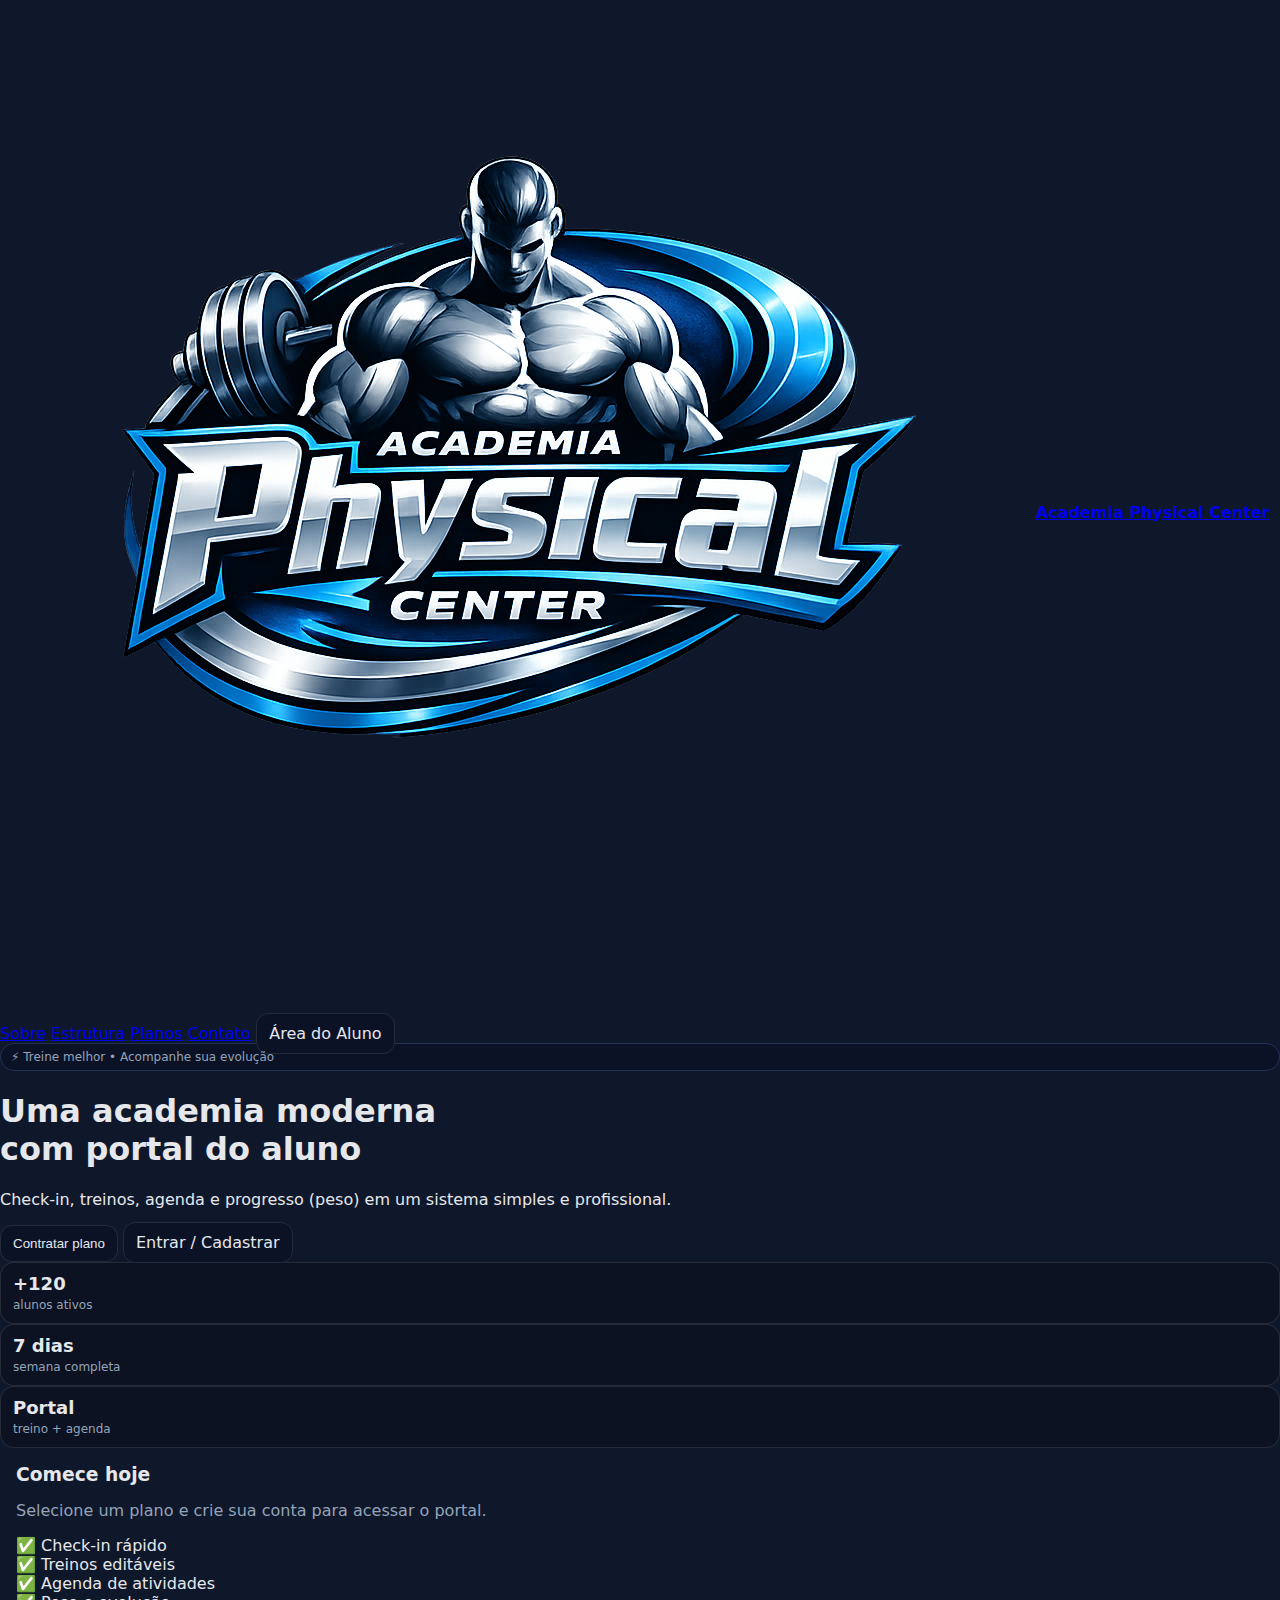
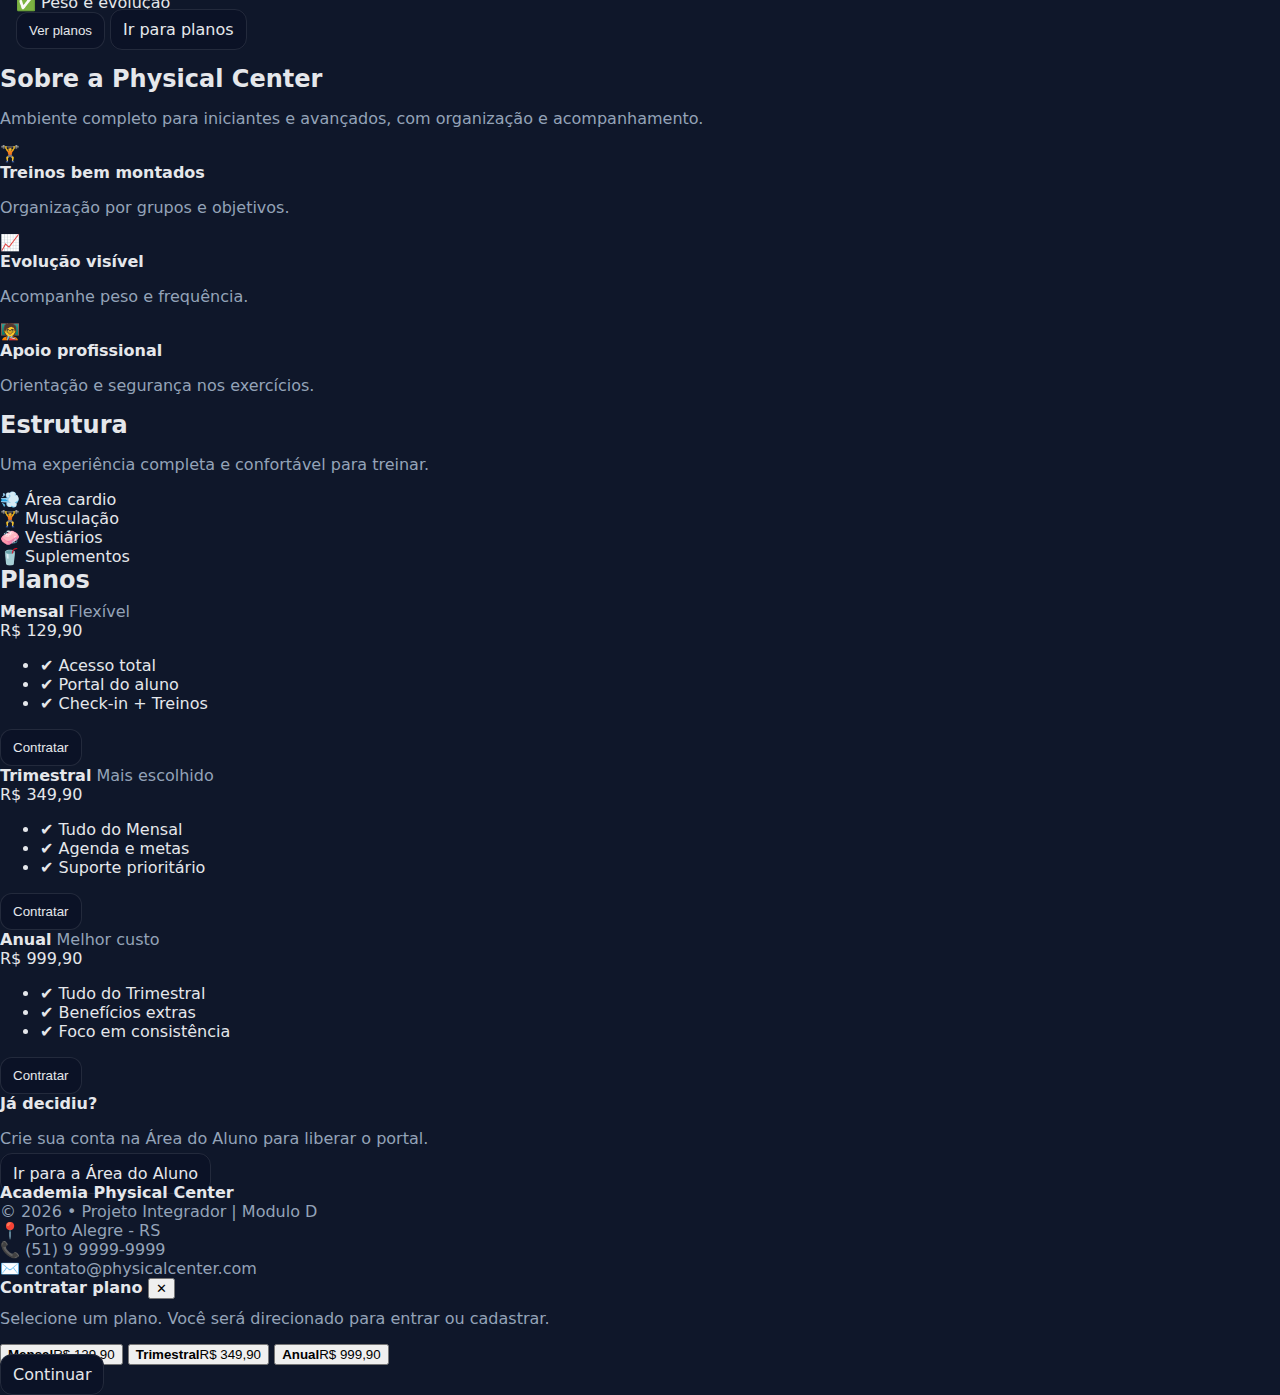
<file: index.html>
<!DOCTYPE html>
<html lang="pt-BR">
<head>
  <meta charset="UTF-8" />
  <meta name="viewport" content="width=device-width, initial-scale=1.0"/>
  <title>Physical Center | Academia</title>
  <link rel="stylesheet" href="style.css" />
</head>
<body>

<header class="top">
  <div class="wrap top__row">
    <a class="brand" href="index.html" aria-label="Physical Center">
      <img class="brand__logo" src="./logo.png" alt="Physical Center">
      <div class="brand__text">
        <strong>Academia Physical Center</strong>
      </div>
    </a>

    <nav class="menu">
      <a href="#sobre">Sobre</a>
      <a href="#estrutura">Estrutura</a>
      <a href="#planos">Planos</a>
      <a href="#contato">Contato</a>
      <a class="btn btn--primary" href="app.html">Área do Aluno</a>
    </nav>
  </div>
</header>

<main>
  <section class="hero2">
    <div class="wrap hero2__grid">
      <div class="hero2__left">
        <div class="pill">⚡ Treine melhor • Acompanhe sua evolução</div>
        <h1>Uma academia moderna<br>com portal do aluno</h1>
        <p>
          Check-in, treinos, agenda e progresso (peso) em um sistema simples e profissional.
        </p>

        <div class="hero2__actions">
          <button class="btn btn--primary" id="btnOpenPlans">Contratar plano</button>
          <a class="btn" href="app.html">Entrar / Cadastrar</a>
        </div>

        <div class="stats">
          <div class="stat"><strong>+120</strong><span>alunos ativos</span></div>
          <div class="stat"><strong>7 dias</strong><span>semana completa</span></div>
          <div class="stat"><strong>Portal</strong><span>treino + agenda</span></div>
        </div>
      </div>

      <div class="hero2__right">
        <div class="card card--glow">
          <h3>Comece hoje</h3>
          <p class="muted">Selecione um plano e crie sua conta para acessar o portal.</p>

          <div class="mini">
            <div class="mini__item">✅ Check-in rápido</div>
            <div class="mini__item">✅ Treinos editáveis</div>
            <div class="mini__item">✅ Agenda de atividades</div>
            <div class="mini__item">✅ Peso e evolução</div>
          </div>

          <button class="btn btn--primary w100" id="btnOpenPlans2">Ver planos</button>
          <a class="btn w100" href="#planos">Ir para planos</a>
        </div>
      </div>
    </div>
  </section>

  <section id="sobre" class="section2">
    <div class="wrap">
      <div class="section2__head">
        <h2>Sobre a Physical Center</h2>
        <p class="muted">Ambiente completo para iniciantes e avançados, com organização e acompanhamento.</p>
      </div>

      <div class="grid3">
        <div class="tile">
          <div class="tile__icon">🏋️</div>
          <div>
            <strong>Treinos bem montados</strong>
            <p class="muted">Organização por grupos e objetivos.</p>
          </div>
        </div>
        <div class="tile">
          <div class="tile__icon">📈</div>
          <div>
            <strong>Evolução visível</strong>
            <p class="muted">Acompanhe peso e frequência.</p>
          </div>
        </div>
        <div class="tile">
          <div class="tile__icon">🧑‍🏫</div>
          <div>
            <strong>Apoio profissional</strong>
            <p class="muted">Orientação e segurança nos exercícios.</p>
          </div>
        </div>
      </div>
    </div>
  </section>

  <section id="estrutura" class="section2 section2--alt">
    <div class="wrap">
      <div class="section2__head">
        <h2>Estrutura</h2>
        <p class="muted">Uma experiência completa e confortável para treinar.</p>
      </div>

      <div class="grid4">
        <div class="box">💨 Área cardio</div>
        <div class="box">🏋️ Musculação</div>
        <div class="box">🧼 Vestiários</div>
        <div class="box">🥤 Suplementos</div>
      </div>
    </div>
  </section>

  <section id="planos" class="section2">
    <div class="wrap">
      <div class="section2__head">
        <h2>Planos</h2>
      </div>

      <div class="plans2">
        <div class="plan2">
          <div class="plan2__top">
            <strong>Mensal</strong>
            <span class="muted">Flexível</span>
          </div>
          <div class="plan2__price">R$ 129,90</div>
          <ul class="plan2__list">
            <li>✔ Acesso total</li>
            <li>✔ Portal do aluno</li>
            <li>✔ Check-in + Treinos</li>
          </ul>
          <button class="btn btn--primary w100" data-pick-plan="Mensal|129.90">Contratar</button>
        </div>

        <div class="plan2 plan2--featured">
          <div class="plan2__top">
            <strong>Trimestral</strong>
            <span class="muted">Mais escolhido</span>
          </div>
          <div class="plan2__price">R$ 349,90</div>
          <ul class="plan2__list">
            <li>✔ Tudo do Mensal</li>
            <li>✔ Agenda e metas</li>
            <li>✔ Suporte prioritário</li>
          </ul>
          <button class="btn btn--primary w100" data-pick-plan="Trimestral|349.90">Contratar</button>
        </div>

        <div class="plan2">
          <div class="plan2__top">
            <strong>Anual</strong>
            <span class="muted">Melhor custo</span>
          </div>
          <div class="plan2__price">R$ 999,90</div>
          <ul class="plan2__list">
            <li>✔ Tudo do Trimestral</li>
            <li>✔ Benefícios extras</li>
            <li>✔ Foco em consistência</li>
          </ul>
          <button class="btn btn--primary w100" data-pick-plan="Anual|999.90">Contratar</button>
        </div>
      </div>

      <div class="cta2">
        <div>
          <strong>Já decidiu?</strong>
          <p class="muted">Crie sua conta na Área do Aluno para liberar o portal.</p>
        </div>
        <a class="btn btn--primary" href="app.html">Ir para a Área do Aluno</a>
      </div>
    </div>
  </section>
</main>

<footer id="contato" class="foot">
  <div class="wrap foot__row">
    <div>
      <strong>Academia Physical Center</strong>
      <div class="muted small">© 2026 • Projeto Integrador | Modulo D</div>
    </div>
    <div class="muted small">
      <div>📍 Porto Alegre - RS</div>
      <div>📞 (51) 9 9999-9999</div>
      <div>✉️ contato@physicalcenter.com</div>
    </div>
  </div>
</footer>

<div class="modal hidden" id="planModal" aria-hidden="true">
  <div class="modal__backdrop" id="modalBackdrop" aria-label="Fechar"></div>

  <div class="modal__card" role="dialog" aria-modal="true" aria-label="Contratar plano">
    <div class="modal__head">
      <strong>Contratar plano</strong>
      <button class="iconbtn" id="modalClose" aria-label="Fechar">✕</button>
    </div>

    <p class="muted" style="margin-top:10px;">
      Selecione um plano. Você será direcionado para entrar ou cadastrar.
    </p>

    <div class="modal__grid">
      <button class="select" data-pick-plan="Mensal|129.90">
        <strong>Mensal</strong><span>R$ 129,90</span>
      </button>
      <button class="select" data-pick-plan="Trimestral|349.90">
        <strong>Trimestral</strong><span>R$ 349,90</span>
      </button>
      <button class="select" data-pick-plan="Anual|999.90">
        <strong>Anual</strong><span>R$ 999,90</span>
      </button>
    </div>

    <div class="modal__foot">
      <a class="btn btn--primary" href="app.html#plan">Continuar</a>
    </div>
  </div>
</div>

<script>
  
  const planModal = document.getElementById("planModal");
  const btnOpenPlans = document.getElementById("btnOpenPlans");
  const btnOpenPlans2 = document.getElementById("btnOpenPlans2");
  const modalClose = document.getElementById("modalClose");
  const modalBackdrop = document.getElementById("modalBackdrop");

  function openPlanModal(){
    planModal.classList.remove("hidden");
    planModal.setAttribute("aria-hidden", "false");
  }

  function closePlanModal(){
    planModal.classList.add("hidden");
    planModal.setAttribute("aria-hidden", "true");
  }

  function pickPlan(payload){
    localStorage.setItem("pc_selected_plan", payload); // "Mensal|129.90"
  }

  btnOpenPlans.addEventListener("click", openPlanModal);
  btnOpenPlans2.addEventListener("click", openPlanModal);
  modalClose.addEventListener("click", closePlanModal);
  modalBackdrop.addEventListener("click", closePlanModal);

  window.addEventListener("keydown", (e)=>{
    if(e.key === "Escape" && !planModal.classList.contains("hidden")) closePlanModal();
  });

  document.querySelectorAll("[data-pick-plan]").forEach(btn=>{
    btn.addEventListener("click", ()=>{
      pickPlan(btn.getAttribute("data-pick-plan"));
      window.location.href = "app.html#plan";
    });
  });
</script>

</body>
</html>
</file>
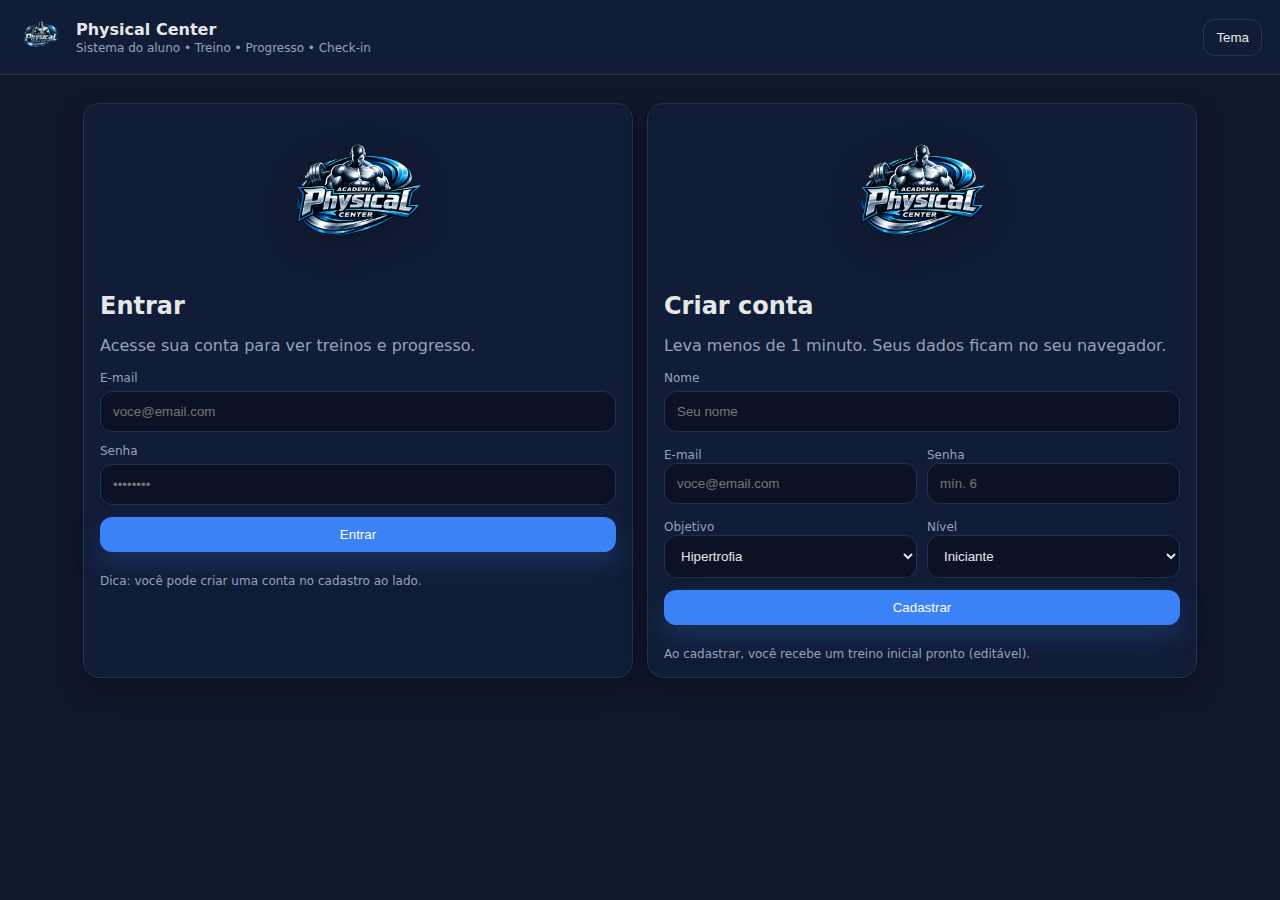
<file: app.html>
<!DOCTYPE html>
<html lang="pt-BR">
<head>
  <meta charset="UTF-8" />
  <meta name="viewport" content="width=device-width, initial-scale=1.0"/>
  <title>Physical Center</title>
  <link rel="stylesheet" href="style.css" />
</head>
<body>

  <header class="topbar">
    <div class="brand">
      <div class="logo">
        <img src="logo.png" alt="Academia Physical Center" />
      </div>
      <div class="brand-text">
        <h1>Physical Center</h1>
        <p>Sistema do aluno • Treino • Progresso • Check-in</p>
      </div>
    </div>

    <div class="topbar-actions">
      <button class="btn ghost" id="btnTheme" title="Alternar tema">Tema</button>
      <button class="btn danger hide" id="btnLogout">Sair</button>
    </div>
  </header>

  <main class="container">
    <!-- AUTH -->
    <section class="panel auth" id="authPanel">
      <div class="auth-grid">
        <div class="card glass">
          <!-- LOGO NO LOGIN -->
          <div class="login-logo">
            <img src="logo.png" alt="Physical Center" />
          </div>

          <h2>Entrar</h2>
          <p class="muted">Acesse sua conta para ver treinos e progresso.</p>

          <form id="loginForm" class="form">
            <div class="field">
              <label for="loginEmail">E-mail</label>
              <input id="loginEmail" type="email" placeholder="voce@email.com" required />
            </div>
            <div class="field">
              <label for="loginPass">Senha</label>
              <input id="loginPass" type="password" placeholder="••••••••" minlength="6" required />
            </div>

            <button class="btn primary" type="submit">Entrar</button>
            <p class="hint">
              Dica: você pode criar uma conta no cadastro ao lado.
            </p>
          </form>
        </div>

        <div class="card glass">
          <!-- LOGO NO CADASTRO -->
          <div class="login-logo">
            <img src="logo.png" alt="Physical Center" />
          </div>

          <h2>Criar conta</h2>
          <p class="muted">Leva menos de 1 minuto. Seus dados ficam no seu navegador.</p>

          <form id="registerForm" class="form">
            <div class="field">
              <label for="regName">Nome</label>
              <input id="regName" type="text" placeholder="Seu nome" minlength="2" required />
            </div>

            <div class="field two">
              <div>
                <label for="regEmail">E-mail</label>
                <input id="regEmail" type="email" placeholder="voce@email.com" required />
              </div>
              <div>
                <label for="regPass">Senha</label>
                <input id="regPass" type="password" placeholder="mín. 6" minlength="6" required />
              </div>
            </div>

            <div class="field two">
              <div>
                <label for="regGoal">Objetivo</label>
                <select id="regGoal" required>
                  <option value="Hipertrofia">Hipertrofia</option>
                  <option value="Emagrecimento">Emagrecimento</option>
                  <option value="Condicionamento">Condicionamento</option>
                  <option value="Saúde">Saúde</option>
                </select>
              </div>
              <div>
                <label for="regLevel">Nível</label>
                <select id="regLevel" required>
                  <option value="Iniciante">Iniciante</option>
                  <option value="Intermediário">Intermediário</option>
                  <option value="Avançado">Avançado</option>
                </select>
              </div>
            </div>

            <button class="btn primary" type="submit">Cadastrar</button>
            <p class="hint">
              Ao cadastrar, você recebe um treino inicial pronto (editável).
            </p>
          </form>
        </div>
      </div>
    </section>

    <!-- APP -->
    <section class="panel app hide" id="appPanel">
      <aside class="sidebar glass">
        <div class="profile">
          <!-- LOGO NA SIDEBAR -->
          <div class="avatar" id="avatar">
            <img src="logo.png" alt="Physical Center">
          </div>

          <div>
            <div class="profile-name" id="userName">Aluno</div>
            <div class="profile-meta" id="userMeta">Objetivo • Nível</div>
          </div>
        </div>

        <nav class="nav">
          <button class="nav-item active" data-view="dashboard">Dashboard</button>
          <button class="nav-item" data-view="workout">Treinos</button>
          <button class="nav-item" data-view="progress">Progresso</button>
          <button class="nav-item" data-view="schedule">Agenda</button>
          <button class="nav-item" data-view="plan">Plano</button>
          <button class="nav-item" data-view="settings">Config</button>
        </nav>

        <div class="sidebar-footer">
          <div class="tiny muted">Dados salvos no seu navegador (localStorage).</div>
        </div>
      </aside>

      <section class="content">
        <!-- DASHBOARD -->
        <div class="view" id="view-dashboard">
          <div class="grid-hero">
            <div class="card glass hero">
              <div class="hero-top">
                <div>
                  <h2>Bem-vindo(a), <span id="helloName">Aluno</span> 👊</h2>
                  <p class="muted">Seu painel do Physical Center com tudo organizado.</p>
                </div>
                <button class="btn primary" id="btnCheckin">Fazer check-in</button>
              </div>

              <div class="kpis">
                <div class="kpi">
                  <div class="kpi-title">Check-ins (30d)</div>
                  <div class="kpi-value" id="kpiCheckins">0</div>
                </div>
                <div class="kpi">
                  <div class="kpi-title">Treinos cadastrados</div>
                  <div class="kpi-value" id="kpiWorkouts">0</div>
                </div>
                <div class="kpi">
                  <div class="kpi-title">Peso atual</div>
                  <div class="kpi-value"><span id="kpiWeight">—</span> <span class="kpi-unit">kg</span></div>
                </div>
                <div class="kpi">
                  <div class="kpi-title">Próximo</div>
                  <div class="kpi-value" id="kpiNext">—</div>
                </div>
              </div>
            </div>

            <div class="card glass quick">
              <h3>Ações rápidas</h3>
              <div class="quick-actions">
                <button class="btn" id="btnAddWorkout">+ Novo treino</button>
                <button class="btn" id="btnAddMeasure">+ Medida</button>
                <button class="btn" id="btnAddEvent">+ Evento</button>
              </div>
              <div class="divider"></div>
              <h3>Últimos check-ins</h3>
              <ul class="list" id="lastCheckins"></ul>
            </div>
          </div>

          <div class="grid-2">
            <div class="card glass">
              <div class="card-head">
                <h3>Treino de hoje</h3>
                <span class="pill" id="todayPill">Auto</span>
              </div>
              <div id="todayWorkout" class="empty muted">Cadastre treinos para aparecer aqui.</div>
            </div>

            <div class="card glass">
              <div class="card-head">
                <h3>Progresso (peso)</h3>
                <span class="pill">Últimos 10 registros</span>
              </div>
              <canvas id="weightChart" height="120"></canvas>
              <div class="tiny muted">Gráfico simples (Canvas).</div>
            </div>
          </div>
        </div>

        <!-- WORKOUT -->
        <div class="view hide" id="view-workout">
          <div class="card glass">
            <div class="card-head">
              <h2>Treinos</h2>
              <div class="row">
                <button class="btn primary" id="btnNewWorkout">+ Criar treino</button>
              </div>
            </div>

            <div class="workout-layout">
              <div class="workout-list">
                <div class="search">
                  <input id="workoutSearch" placeholder="Buscar treino (ex: Peito, Fullbody)" />
                </div>
                <ul class="list" id="workoutList"></ul>
              </div>

              <div class="workout-editor">
                <div class="empty muted" id="workoutEmpty">
                  Selecione um treino para editar ou crie um novo.
                </div>

                <form class="form hide" id="workoutForm">
                  <input type="hidden" id="workoutId" />
                  <div class="field two">
                    <div>
                      <label for="workoutTitle">Nome do treino</label>
                      <input id="workoutTitle" required placeholder="Ex: A • Peito e Tríceps" />
                    </div>
                    <div>
                      <label for="workoutDay">Dia sugerido</label>
                      <select id="workoutDay" required>
                        <option value="Segunda">Segunda</option>
                        <option value="Terça">Terça</option>
                        <option value="Quarta">Quarta</option>
                        <option value="Quinta">Quinta</option>
                        <option value="Sexta">Sexta</option>
                        <option value="Sábado">Sábado</option>
                        <option value="Domingo">Domingo</option>
                      </select>
                    </div>
                  </div>

                  <div class="field">
                    <label>Exercícios</label>
                    <div class="tiny muted">Clique em “Adicionar exercício”.</div>
                    <div id="exercises"></div>
                    <button type="button" class="btn" id="btnAddExercise">+ Adicionar exercício</button>
                  </div>

                  <div class="row space">
                    <button class="btn primary" type="submit">Salvar</button>
                    <button class="btn danger" type="button" id="btnDeleteWorkout">Excluir</button>
                  </div>
                </form>
              </div>
            </div>
          </div>
        </div>

        <!-- PROGRESS -->
        <div class="view hide" id="view-progress">
          <div class="grid-2">
            <div class="card glass">
              <div class="card-head">
                <h2>Medidas</h2>
                <button class="btn primary" id="btnNewMeasure">+ Registrar</button>
              </div>

              <form class="form hide" id="measureForm">
                <div class="field two">
                  <div>
                    <label for="mDate">Data</label>
                    <input id="mDate" type="date" required />
                  </div>
                  <div>
                    <label for="mWeight">Peso (kg)</label>
                    <input id="mWeight" type="number" step="0.1" min="1" required placeholder="Ex: 78.5"/>
                  </div>
                </div>

                <div class="field two">
                  <div>
                    <label for="mChest">Peito (cm)</label>
                    <input id="mChest" type="number" step="0.1" min="0" placeholder="Ex: 98"/>
                  </div>
                  <div>
                    <label for="mWaist">Cintura (cm)</label>
                    <input id="mWaist" type="number" step="0.1" min="0" placeholder="Ex: 84"/>
                  </div>
                </div>

                <div class="field two">
                  <div>
                    <label for="mHip">Quadril (cm)</label>
                    <input id="mHip" type="number" step="0.1" min="0" placeholder="Ex: 96"/>
                  </div>
                  <div>
                    <label for="mArm">Braço (cm)</label>
                    <input id="mArm" type="number" step="0.1" min="0" placeholder="Ex: 36"/>
                  </div>
                </div>

                <div class="row space">
                  <button class="btn primary" type="submit">Salvar medida</button>
                  <button class="btn" type="button" id="btnCancelMeasure">Cancelar</button>
                </div>
              </form>

              <div class="divider"></div>
              <ul class="list" id="measureList"></ul>
            </div>

            <div class="card glass">
              <div class="card-head">
                <h2>Check-ins</h2>
                <div class="pill">Marque presença com 1 clique</div>
              </div>

              <div class="row space">
                <button class="btn primary" id="btnCheckin2">Fazer check-in agora</button>
                <button class="btn danger" id="btnClearCheckins">Limpar</button>
              </div>

              <div class="divider"></div>
              <ul class="list" id="checkinList"></ul>
            </div>
          </div>
        </div>

        <!-- SCHEDULE -->
        <div class="view hide" id="view-schedule">
          <div class="card glass">
            <div class="card-head">
              <h2>Agenda</h2>
              <button class="btn primary" id="btnNewEvent">+ Novo evento</button>
            </div>

            <form class="form hide" id="eventForm">
              <input type="hidden" id="eventId" />
              <div class="field two">
                <div>
                  <label for="eDate">Data</label>
                  <input id="eDate" type="date" required />
                </div>
                <div>
                  <label for="eTime">Hora</label>
                  <input id="eTime" type="time" required />
                </div>
              </div>

              <div class="field">
                <label for="eTitle">Título</label>
                <input id="eTitle" required placeholder="Ex: Avaliação física, Treino com personal..." />
              </div>

              <div class="field">
                <label for="eNote">Observação</label>
                <textarea id="eNote" rows="3" placeholder="Ex: levar garrafa, alongar antes..."></textarea>
              </div>

              <div class="row space">
                <button class="btn primary" type="submit">Salvar evento</button>
                <button class="btn" type="button" id="btnCancelEvent">Cancelar</button>
              </div>
            </form>

            <div class="divider"></div>
            <ul class="list" id="eventList"></ul>
          </div>
        </div>

        <!-- PLAN -->
        <div class="view hide" id="view-plan">
          <div class="grid-2">
            <div class="card glass">
              <div class="card-head">
                <h2>Plano / Assinatura</h2>
                <span class="pill" id="planPill">Ativo</span>
              </div>

              <div class="plan-box">
                <div class="plan-title" id="planName">Plano Mensal</div>
                <div class="muted" id="planDesc">Acesso total • Treinos • Avaliação • App</div>
                <div class="plan-price"><span id="planPrice">R$ 129,90</span> <span class="muted">/mês</span></div>
                <div class="divider"></div>

                <div class="row space">
                  <button class="btn primary" id="btnUpgrade">Trocar plano</button>
                  <button class="btn danger" id="btnCancelPlan">Cancelar</button>
                </div>

                <p class="tiny muted">
                  *Simulação local. Em produção, isso conectaria um gateway de pagamento.
                </p>
              </div>
            </div>

            <div class="card glass">
              <div class="card-head">
                <h2>Recomendações</h2>
                <span class="pill">Personalizadas</span>
              </div>
              <ul class="tips" id="tipsList"></ul>
            </div>
          </div>
        </div>

        <!-- SETTINGS -->
        <div class="view hide" id="view-settings">
          <div class="card glass">
            <div class="card-head">
              <h2>Configurações</h2>
              <div class="pill">Seu perfil</div>
            </div>

            <form class="form" id="profileForm">
              <div class="field two">
                <div>
                  <label for="pName">Nome</label>
                  <input id="pName" required />
                </div>
                <div>
                  <label for="pEmail">E-mail</label>
                  <input id="pEmail" type="email" required />
                </div>
              </div>

              <div class="field two">
                <div>
                  <label for="pGoal">Objetivo</label>
                  <select id="pGoal">
                    <option value="Hipertrofia">Hipertrofia</option>
                    <option value="Emagrecimento">Emagrecimento</option>
                    <option value="Condicionamento">Condicionamento</option>
                    <option value="Saúde">Saúde</option>
                  </select>
                </div>
                <div>
                  <label for="pLevel">Nível</label>
                  <select id="pLevel">
                    <option value="Iniciante">Iniciante</option>
                    <option value="Intermediário">Intermediário</option>
                    <option value="Avançado">Avançado</option>
                  </select>
                </div>
              </div>

              <div class="row space">
                <button class="btn primary" type="submit">Salvar perfil</button>
                <button class="btn danger" type="button" id="btnResetAll">Resetar tudo</button>
              </div>
            </form>

            <div class="divider"></div>
            <p class="tiny muted">
              Resetar tudo apaga dados do localStorage deste site.
            </p>
          </div>
        </div>

      </section>
    </section>
  </main>

  <div class="toast" id="toast" role="status" aria-live="polite"></div>

  <script src="app.js"></script>
</body>
</html>
</file>
<file: style.css>
:root{
  --bg:#0f172a;
  --panel:#111c36;
  --panel2:#0b1226;
  --text:#e5e7eb;
  --muted:#94a3b8;
  --line:#223055;
  --primary:#3b82f6;
  --danger:#ef4444;
  --radius:16px;
  --shadow: 0 10px 25px rgba(0,0,0,.25);
}

[data-theme="light"]{
  --bg:#f5f7fb;
  --panel:#ffffff;
  --panel2:#f2f4f8;
  --text:#0f172a;
  --muted:#475569;
  --line:#e2e8f0;
  --shadow: 0 10px 22px rgba(15,23,42,.10);
}

*{box-sizing:border-box}
html,body{height:100%}
body{
  margin:0;
  font-family: ui-sans-serif, system-ui, -apple-system, "Segoe UI", Roboto, Arial;
  color:var(--text);
  background: var(--bg);
  overflow-x:hidden;
}

.topbar{
  position:sticky; top:0; z-index:10;
  display:flex; align-items:center; justify-content:space-between;
  padding:14px 18px;
  background: var(--panel);
  border-bottom:1px solid var(--line);
}

.brand{display:flex; gap:12px; align-items:center}
.logo{
  width:46px;
  height:46px;
  border-radius:12px;
  overflow:hidden;
  background: transparent;
  border: 1px solid var(--line);
}
.logo img{
  width:100%;
  height:100%;
  object-fit: contain;
  display:block;
  background: transparent;
}

.brand-text h1{font-size:16px; margin:0}
.brand-text p{margin:2px 0 0; font-size:12px; color:var(--muted)}

.container{max-width:1150px; margin:0 auto; padding:18px}
.panel{margin-top:10px}

.glass{
  background: var(--panel);
  border: 1px solid var(--line);
  border-radius: var(--radius);
  box-shadow: var(--shadow);
}

.card{padding:16px}

.auth-grid{
  display:grid;
  grid-template-columns: 1fr 1fr;
  gap:14px;
}
@media (max-width: 980px){
  .auth-grid{grid-template-columns: 1fr}
}

.login-logo{
  display:flex;
  justify-content:center;
  margin-bottom:12px;
}
.login-logo img{
  max-width:160px;
  width:100%;
  height:auto;
  object-fit:contain;
  filter: drop-shadow(0 8px 18px rgba(0,0,0,.25));
}

h2{margin:0 0 8px}
h3{margin:0 0 10px}
.muted{color:var(--muted)}
.tiny{font-size:12px}
.hint{font-size:12px; color:var(--muted); margin:10px 0 0}

.form{display:flex; flex-direction:column; gap:12px; margin-top:12px}
.field{display:flex; flex-direction:column; gap:6px}
.field.two{display:grid; grid-template-columns: 1fr 1fr; gap:10px}
@media (max-width:560px){ .field.two{grid-template-columns:1fr} }

label{font-size:12px; color:var(--muted)}
input, select, textarea{
  width:100%;
  padding:12px 12px;
  border-radius: 12px;
  border: 1px solid var(--line);
  background: var(--panel2);
  color: var(--text);
  outline:none;
}
[data-theme="light"] input,
[data-theme="light"] select,
[data-theme="light"] textarea{
  background: #f8fafc;
}
input:focus, select:focus, textarea:focus{
  border-color: rgba(59,130,246,.65);
  box-shadow: 0 0 0 4px rgba(59,130,246,.18);
}

.btn{
  border: 1px solid var(--line);
  background: var(--panel2);
  color: var(--text);
  padding: 10px 12px;
  border-radius: 12px;
  cursor:pointer;
  transition: transform .12s ease, filter .12s ease, background .12s ease;
}
.btn:hover{transform: translateY(-1px); filter: brightness(1.04)}
.btn:active{transform: translateY(0px)}
.btn.primary{
  border: none;
  background: var(--primary);
  color: #fff;
}
.btn.danger{
  border:none;
  background: var(--danger);
  color:#fff;
}
.btn.ghost{background: transparent}

.hide{display:none !important}

.app{
  display:grid;
  grid-template-columns: 280px 1fr;
  gap:14px;
  align-items:start;
}
@media (max-width: 980px){
  .app{grid-template-columns:1fr}
}

.sidebar{padding:14px; position:sticky; top:78px}
@media (max-width: 980px){
  .sidebar{position:relative; top:0}
}

.profile{display:flex; gap:12px; align-items:center; padding:8px}
.avatar{
  width:46px;
  height:46px;
  border-radius: 14px;
  display:grid;
  place-items:center;
  background: var(--panel2);
  border: 1px solid var(--line);
  overflow:hidden;
}
.avatar img{
  width:100%;
  height:100%;
  object-fit:contain;
  display:block;
}

.profile-name{font-weight:800}
.profile-meta{font-size:12px; color:var(--muted); margin-top:2px}

.nav{display:flex; flex-direction:column; gap:8px; margin-top:12px}
.nav-item{
  text-align:left;
  padding:12px 12px;
  border-radius: 12px;
  border: 1px solid var(--line);
  background: var(--panel2);
  color: var(--text);
  cursor:pointer;
}
.nav-item.active{
  border-color: rgba(59,130,246,.55);
  background: rgba(59,130,246,.18);
}

.sidebar-footer{margin-top:14px; padding:10px}

.content{display:flex; flex-direction:column; gap:14px}

.grid-hero{
  display:grid;
  grid-template-columns: 2fr 1fr;
  gap:14px;
}
@media (max-width: 980px){
  .grid-hero{grid-template-columns:1fr}
}

.hero{padding:16px}
.hero-top{
  display:flex; align-items:center; justify-content:space-between; gap:12px;
}
@media (max-width: 560px){
  .hero-top{flex-direction:column; align-items:stretch}
}

.kpis{
  display:grid;
  grid-template-columns: repeat(4, 1fr);
  gap:10px;
  margin-top:14px;
}
@media (max-width: 980px){
  .kpis{grid-template-columns: repeat(2, 1fr)}
}
.kpi{
  padding:12px;
  border-radius: 14px;
  border: 1px solid var(--line);
  background: var(--panel2);
}
.kpi-title{font-size:12px; color:var(--muted)}
.kpi-value{font-size:22px; font-weight:900; margin-top:8px}
.kpi-unit{font-size:12px; color:var(--muted); font-weight:700}

.quick-actions{display:flex; flex-wrap:wrap; gap:10px}
.divider{height:1px; background: var(--line); margin:14px 0}

.grid-2{
  display:grid;
  grid-template-columns: 1fr 1fr;
  gap:14px;
}
@media (max-width: 980px){
  .grid-2{grid-template-columns:1fr}
}

.card-head{
  display:flex; align-items:center; justify-content:space-between; gap:10px;
  margin-bottom:12px;
}

.pill{
  padding:6px 10px;
  border-radius: 999px;
  border: 1px solid var(--line);
  background: var(--panel2);
  color: var(--muted);
  font-size:12px;
  white-space:nowrap;
}

.list{list-style:none; padding:0; margin:0; display:flex; flex-direction:column; gap:10px}
.li{
  padding:12px;
  border-radius: 14px;
  border: 1px solid var(--line);
  background: var(--panel2);
}
.li .row{display:flex; align-items:center; justify-content:space-between; gap:10px}
.li .title{font-weight:900}
.li .meta{font-size:12px; color:var(--muted); margin-top:4px}

.row{display:flex; align-items:center; gap:10px}
.row.space{justify-content:space-between}
.search input{width:100%}

.workout-layout{
  display:grid;
  grid-template-columns: 320px 1fr;
  gap:14px;
}
@media (max-width: 980px){
  .workout-layout{grid-template-columns:1fr}
}

#exercises{display:flex; flex-direction:column; gap:10px; margin-top:10px}
.exercise{
  padding:12px;
  border-radius:14px;
  border:1px solid var(--line);
  background: var(--panel2);
}
.exercise-grid{
  display:grid;
  grid-template-columns: 2fr 1fr 1fr 1fr;
  gap:10px;
}
@media (max-width: 860px){
  .exercise-grid{grid-template-columns:1fr 1fr}
}
.exercise .mini{font-size:12px; color:var(--muted); margin-top:8px}

.plan-box{
  padding:14px;
  border-radius:14px;
  border:1px solid var(--line);
  background: var(--panel2);
}
.plan-title{font-weight:900; font-size:18px}
.plan-price{font-size:26px; font-weight:1000; margin-top:10px}

.tips{margin:0; padding-left:18px; color:var(--muted)}
.tips li{margin:8px 0}

.toast{
  position:fixed;
  right:16px; bottom:16px;
  padding:12px 14px;
  border-radius: 12px;
  background: rgba(0,0,0,.75);
  border: 1px solid rgba(255,255,255,.10);
  color:#fff;
  max-width: 360px;
  opacity:0;
  transform: translateY(10px);
  transition: opacity .2s ease, transform .2s ease;
  z-index:999;
}
.toast.show{opacity:1; transform: translateY(0)}
/* ===== SITE INSTITUCIONAL ===== */

.site-header{
  background: var(--panel);
  border-bottom:1px solid var(--line);
}
.header-flex{
  display:flex;
  justify-content:space-between;
  align-items:center;
  padding:14px 0;
}
.site-nav{
  display:flex;
  gap:16px;
  align-items:center;
}
.site-nav a{
  color:var(--text);
  text-decoration:none;
  font-size:14px;
}

.hero-site{
  padding:80px 0;
  background: linear-gradient(135deg, #0f172a, #020617);
}
.hero-site h1{
  font-size:40px;
}
.hero-site p{
  max-width:520px;
  margin:16px 0;
  color:var(--muted);
}

.site-section{
  padding:60px 0;
}
.site-section.alt{
  background: var(--panel);
}

.features{
  display:grid;
  grid-template-columns:repeat(4,1fr);
  gap:16px;
  margin-top:24px;
}
.feature{
  padding:16px;
  background: var(--panel2);
  border-radius:14px;
  border:1px solid var(--line);
  text-align:center;
}

.plans{
  display:grid;
  grid-template-columns:repeat(3,1fr);
  gap:16px;
  margin-top:32px;
}
.plan-card{
  padding:20px;
  background: var(--panel2);
  border-radius:16px;
  border:1px solid var(--line);
  text-align:center;
}
.plan-card.highlight{
  border:2px solid var(--primary);
}
.price{
  font-size:28px;
  font-weight:900;
  margin:12px 0;
}

.cta{
  padding:60px 0;
  text-align:center;
  background: var(--panel);
}

.site-footer{
  padding:30px 0;
  background: #020617;
}
.footer-grid{
  display:flex;
  justify-content:space-between;
}
/* ===== UPGRADE VISUAL DA HOME ===== */

.site-header{
  position: sticky;
  top: 0;
  z-index: 20;
  background: rgba(17, 28, 54, .75);
  backdrop-filter: blur(10px);
  border-bottom: 1px solid var(--line);
}

.header-flex{gap:14px}
.site-nav a{
  opacity:.9;
  transition: opacity .15s ease, transform .15s ease;
}
.site-nav a:hover{
  opacity:1;
  transform: translateY(-1px);
}

.hero-site{
  padding: 78px 0 54px;
  position: relative;
  overflow: hidden;
  background:
    radial-gradient(900px 420px at 20% 20%, rgba(59,130,246,.18), transparent 60%),
    radial-gradient(800px 420px at 80% 10%, rgba(239,68,68,.14), transparent 55%),
    linear-gradient(135deg, #0f172a, #020617);
}

.hero-grid{
  display:grid;
  grid-template-columns: 1.3fr .7fr;
  gap: 26px;
  align-items: center;
}
@media (max-width: 980px){
  .hero-grid{grid-template-columns: 1fr}
}

.hero-badge{
  display:inline-flex;
  gap:10px;
  align-items:center;
  padding: 8px 12px;
  border-radius: 999px;
  border: 1px solid rgba(255,255,255,.12);
  background: rgba(0,0,0,.20);
  color: var(--text);
  font-size: 12px;
  margin-bottom: 14px;
}

.hero-site h1{
  font-size: 44px;
  line-height: 1.05;
  margin: 0;
}
@media (max-width: 560px){
  .hero-site h1{font-size: 34px}
}
.hero-site p{
  max-width: 560px;
  margin: 14px 0 18px;
  color: var(--muted);
  font-size: 15px;
}

.hero-actions{
  display:flex;
  gap:12px;
  flex-wrap: wrap;
  margin-bottom: 18px;
}

.hero-stats{
  display:flex;
  gap:14px;
  flex-wrap: wrap;
  margin-top: 10px;
}
.stat{
  padding: 10px 12px;
  border-radius: 14px;
  border: 1px solid rgba(255,255,255,.10);
  background: rgba(0,0,0,.18);
  min-width: 140px;
}
.stat strong{
  display:block;
  font-size: 18px;
}
.stat span{
  font-size: 12px;
  color: var(--muted);
}

.hero-right{
  display:flex;
  justify-content:flex-end;
}
@media (max-width: 980px){
  .hero-right{justify-content:stretch}
}
.hero-card{
  width: 100%;
  max-width: 380px;
  padding: 18px;
  border-radius: 18px;
  border: 1px solid rgba(255,255,255,.12);
  background: rgba(17, 28, 54, .70);
  box-shadow: 0 18px 50px rgba(0,0,0,.35);
}
.hero-card-title{
  font-weight: 900;
  margin-bottom: 10px;
}
.hero-list{
  list-style: none;
  padding: 0;
  margin: 0 0 14px;
  display:flex;
  flex-direction: column;
  gap: 10px;
}
.hero-list li{
  padding: 10px 12px;
  border-radius: 14px;
  border: 1px solid rgba(255,255,255,.08);
  background: rgba(0,0,0,.15);
  color: var(--text);
}

.site-section{
  padding: 64px 0;
}
.site-section h2{
  font-size: 26px;
  margin-bottom: 8px;
}
.site-section.alt{
  background: linear-gradient(180deg, rgba(17,28,54,.65), rgba(17,28,54,.35));
}

.features{
  display:grid;
  grid-template-columns: repeat(4, 1fr);
  gap: 14px;
  margin-top: 22px;
}
@media (max-width: 980px){
  .features{grid-template-columns: repeat(2, 1fr)}
}
@media (max-width: 520px){
  .features{grid-template-columns: 1fr}
}
.feature{
  display:flex;
  gap: 12px;
  align-items:flex-start;
  padding: 16px;
  border-radius: 16px;
  border: 1px solid rgba(255,255,255,.10);
  background: rgba(0,0,0,.12);
}
.feature .icon{
  width: 42px;
  height: 42px;
  border-radius: 14px;
  display:grid;
  place-items:center;
  border: 1px solid rgba(255,255,255,.10);
  background: rgba(0,0,0,.18);
  font-size: 18px;
}

.plans{
  display:grid;
  grid-template-columns: repeat(3, 1fr);
  gap: 16px;
  margin-top: 28px;
}
@media (max-width: 980px){
  .plans{grid-template-columns: 1fr}
}
.plan-card{
  padding: 22px;
  border-radius: 18px;
  border: 1px solid rgba(255,255,255,.10);
  background: rgba(0,0,0,.12);
  box-shadow: 0 12px 30px rgba(0,0,0,.25);
  transition: transform .15s ease, filter .15s ease;
}
.plan-card:hover{
  transform: translateY(-3px);
  filter: brightness(1.04);
}
.plan-card.highlight{
  border: 1px solid rgba(59,130,246,.55);
  box-shadow: 0 18px 50px rgba(59,130,246,.12);
}
.plan-card h3{margin: 0 0 8px}
.plan-card p{margin: 8px 0}

.price{
  font-size: 30px;
  font-weight: 1000;
  margin: 10px 0 8px;
}

.cta{
  padding: 62px 0;
  text-align:center;
  background:
    radial-gradient(700px 240px at 50% 0%, rgba(59,130,246,.14), transparent 60%),
    rgba(17,28,54,.55);
  border-top: 1px solid rgba(255,255,255,.08);
  border-bottom: 1px solid rgba(255,255,255,.08);
}

.site-footer{
  padding: 34px 0;
  background: #020617;
}
.footer-grid{
  display:flex;
  justify-content:space-between;
  gap: 16px;
  flex-wrap: wrap;
}

/* botões mais bonitos sem mudar o sistema */
.btn{
  border-color: rgba(255,255,255,.10);
}
.btn.primary{
  box-shadow: 0 12px 28px rgba(59,130,246,.22);
}
.btn.primary:hover{
  filter: brightness(1.06);
}
a.btn,
a.btn:hover,
a.btn:focus,
a.btn:active{
  text-decoration: none !important;
}
/* ===== LOGO SEM FUNDO / SEM QUADRADO ===== */

.logo{
  background: transparent !important;
  border: none !important;
  box-shadow: none !important;
  padding: 0 !important;
}

.logo img{
  background: transparent;
  border-radius: 0;
}
</file>
